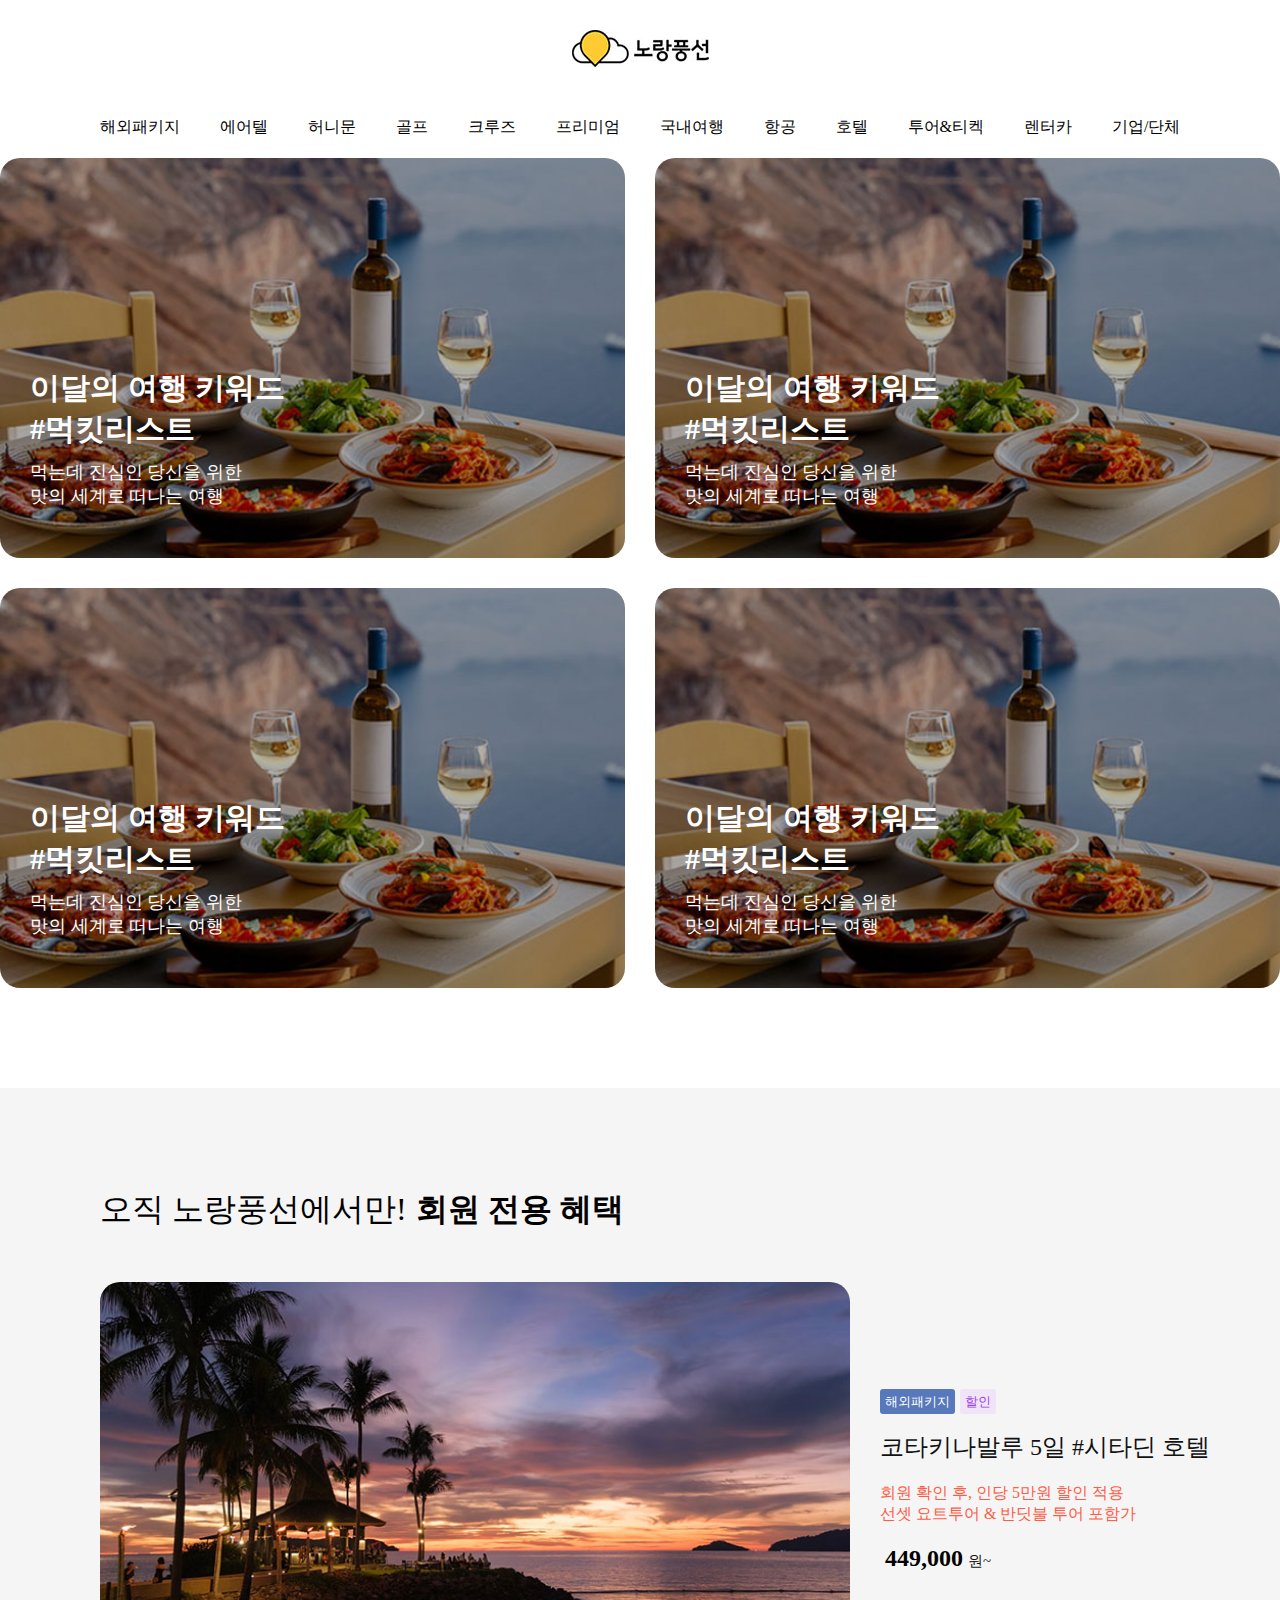
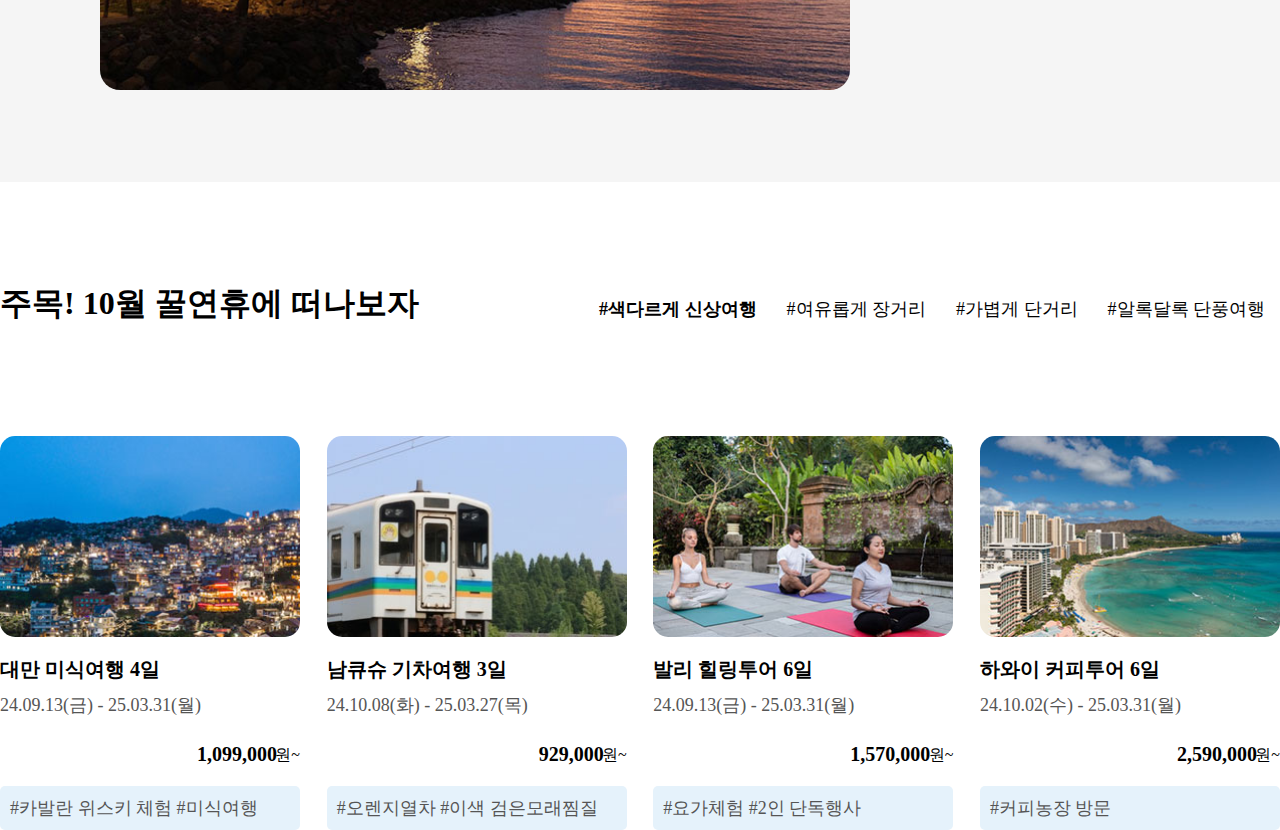
<file: index.html>
<!DOCTYPE html>
<html lang="ko">
<head>
    <meta charset="UTF-8">
    <meta name="viewport" content="width=device-width, initial-scale=1.0">
    <title>노랑풍선</title>
    <link rel="stylesheet" href="css/노랑풍선.css" />
</head>
<body>
    <div class="header">
            <h1>
              <a href="#">
                  <img src="img/00_로고.jpg" alt="노랑풍선 로고 이미지" />
              </a>
            </h1>
       
        <ul class="nav">
            <li><a href="#">해외패키지</a></li>
            <li><a href="#">에어텔</a></li>
            <li><a href="#">허니문</a></li>
            <li><a href="#">골프</a></li>
            <li><a href="#">크루즈</a></li>
            <li><a href="#">프리미엄</a></li>
            <li><a href="#">국내여행</a></li>
            <li><a href="#">항공</a></li>
            <li><a href="#">호텔</a></li>
            <li><a href="#">투어&티켁</a></li>
            <li><a href="#">렌터카</a></li>
            <li><a href="#">기업/단체</a></li>
         </ul>
      </div><!--.header end -->

     <div class="section-01">
            <div class="image">
                <img src="img/01_먹킷리스트.jpg" alt="먹킷리스트 배경 이미지" />
                <div class="text">
                    <h2>이달의 여행 키워드
                        <br>#먹킷리스트
                    </h2>
                    <p>먹는데 진심인 당신을 위한
                        <br>맛의 세계로 떠나는 여행
                    </p>
                </div><!-- .text end -->
            </div><!-- .image end -->
            <div class="image">
                <img src="img/01_먹킷리스트.jpg" alt="먹킷리스트 배경 이미지" />
                <div class="text">
                    <h2>이달의 여행 키워드
                        <br>#먹킷리스트
                    </h2>
                    <p>먹는데 진심인 당신을 위한
                        <br>맛의 세계로 떠나는 여행
                    </p>
                </div><!-- .text end -->
            </div><!-- .image end -->
            <div class="image">
                <img src="img/01_먹킷리스트.jpg" alt="먹킷리스트 배경 이미지" />
                <div class="text">
                    <h2>이달의 여행 키워드
                        <br>#먹킷리스트
                    </h2>
                    <p>먹는데 진심인 당신을 위한
                        <br>맛의 세계로 떠나는 여행
                    </p>
                </div><!-- .text end -->
            </div><!-- .image end -->
            <div class="image">
                <img src="img/01_먹킷리스트.jpg" alt="먹킷리스트 배경 이미지" />
                <div class="text">
                    <h2>이달의 여행 키워드
                        <br>#먹킷리스트
                    </h2>
                    <p>먹는데 진심인 당신을 위한
                        <br>맛의 세계로 떠나는 여행
                    </p>
                </div><!-- .text end -->
            </div><!-- .image end -->
      </div><!-- .section-01 end -->
      <div class="section-02">
        <div class="item">
                <span>오직 노랑풍선에서만!</span>
                <strong>회원 전용 혜택</strong>
            <div class="wrap">
                <div class="image">
                    <img src="img/02_코타키나발루.jpg" alt="코타키나발루 이미지" />
                </div><!-- .image end -->
                <div class="text">
                    <span id="btn">해외패키지</span><span id="sale">할인</span>
                    <p id="title">코타키나발루 5일 #시타딘 호텔</p>
                    <p>회원 확인 후, 인당 5만원 할인 적용
                        <br>선셋 요트투어 & 반딧불 투어 포함가
                    </p>
                    <strong>449,000</strong><span>원~</span>
                </div><!-- .text end -->
            </div><!-- .wrap end -->
        </div><!-- .item end -->
      </div><!-- .section-02 end -->

      <div class="section-03">
        <div class="wrap_01">
            <h1>주목! 10월 꿀연휴에 떠나보자</h1>
            <ul>
                <li><strong>#색다르게 신상여행</strong></li>
                <li>#여유롭게 장거리</li>
                <li>#가볍게 단거리</li>
                <li>#알록달록 단풍여행</li>
            </ul>
        </div><!-- .wrap_01 end -->
        <div class="wrap_02">
            <div class="item">
                <div class="image">
                    <img src="img/03_대만.jpg" alt="대만 이미지" />
                </div><!-- .image end -->
                <div class="text">
                    <div class="box">
                        <h5>대만 미식여행 4일</h5>
                        <p>24.09.13(금) - 25.03.31(월)</p>
                        <strong>1,099,000</strong><span>원~</span>
                    </div><!-- .box end -->
                    <p id="tag">#카발란 위스키 체험 #미식여행</p>
                </div><!-- .text end -->
            </div><!-- .item end -->

            <div class="item">
                <div class="image">
                    <img src="img/04_남큐슈.jpg" alt="남큐슈 이미지" />
                </div><!-- .image end -->
                <div class="text">
                    <div class="box">
                        <h5>남큐슈 기차여행 3일</h5>
                        <p>24.10.08(화) - 25.03.27(목)</p>
                        <strong>929,000</strong><span>원~</span>
                    </div><!-- .box end -->
                    <p id="tag">#오렌지열차 #이색 검은모래찜질</p>
                </div><!-- .text end -->
            </div><!-- .item end -->
    
            <div class="item">
                <div class="image">
                    <img src="img/05_발리.jpg" alt="발리 이미지" />
                </div><!-- .image end -->
                <div class="text">
                    <div class="box">
                        <h5>발리 힐링투어 6일</h5>
                        <p>24.09.13(금) - 25.03.31(월)</p>
                        <strong>1,570,000</strong><span>원~</span>
                    </div><!-- .box end -->
                    <p id="tag">#요가체험 #2인 단독행사</p>
                </div><!-- .text end -->
            </div><!-- .item end -->

            <div class="item">
                <div class="image">
                    <img src="img/06_하와이.jpg" alt="하와이 이미지" />
                </div><!-- .image end -->
                <div class="text">
                    <div class="box">
                        <h5>하와이 커피투어 6일</h5>
                        <p>24.10.02(수) - 25.03.31(월)</p>
                        <strong>2,590,000</strong><span>원~</span>
                    </div><!-- .box end -->
                    <p id="tag">#커피농장 방문</p>
                </div><!-- .text end -->
            </div><!-- .item end -->
        </div><!-- .wrap_02 end -->
      </div><!-- .section-03 end -->
</body>
</html>
</file>
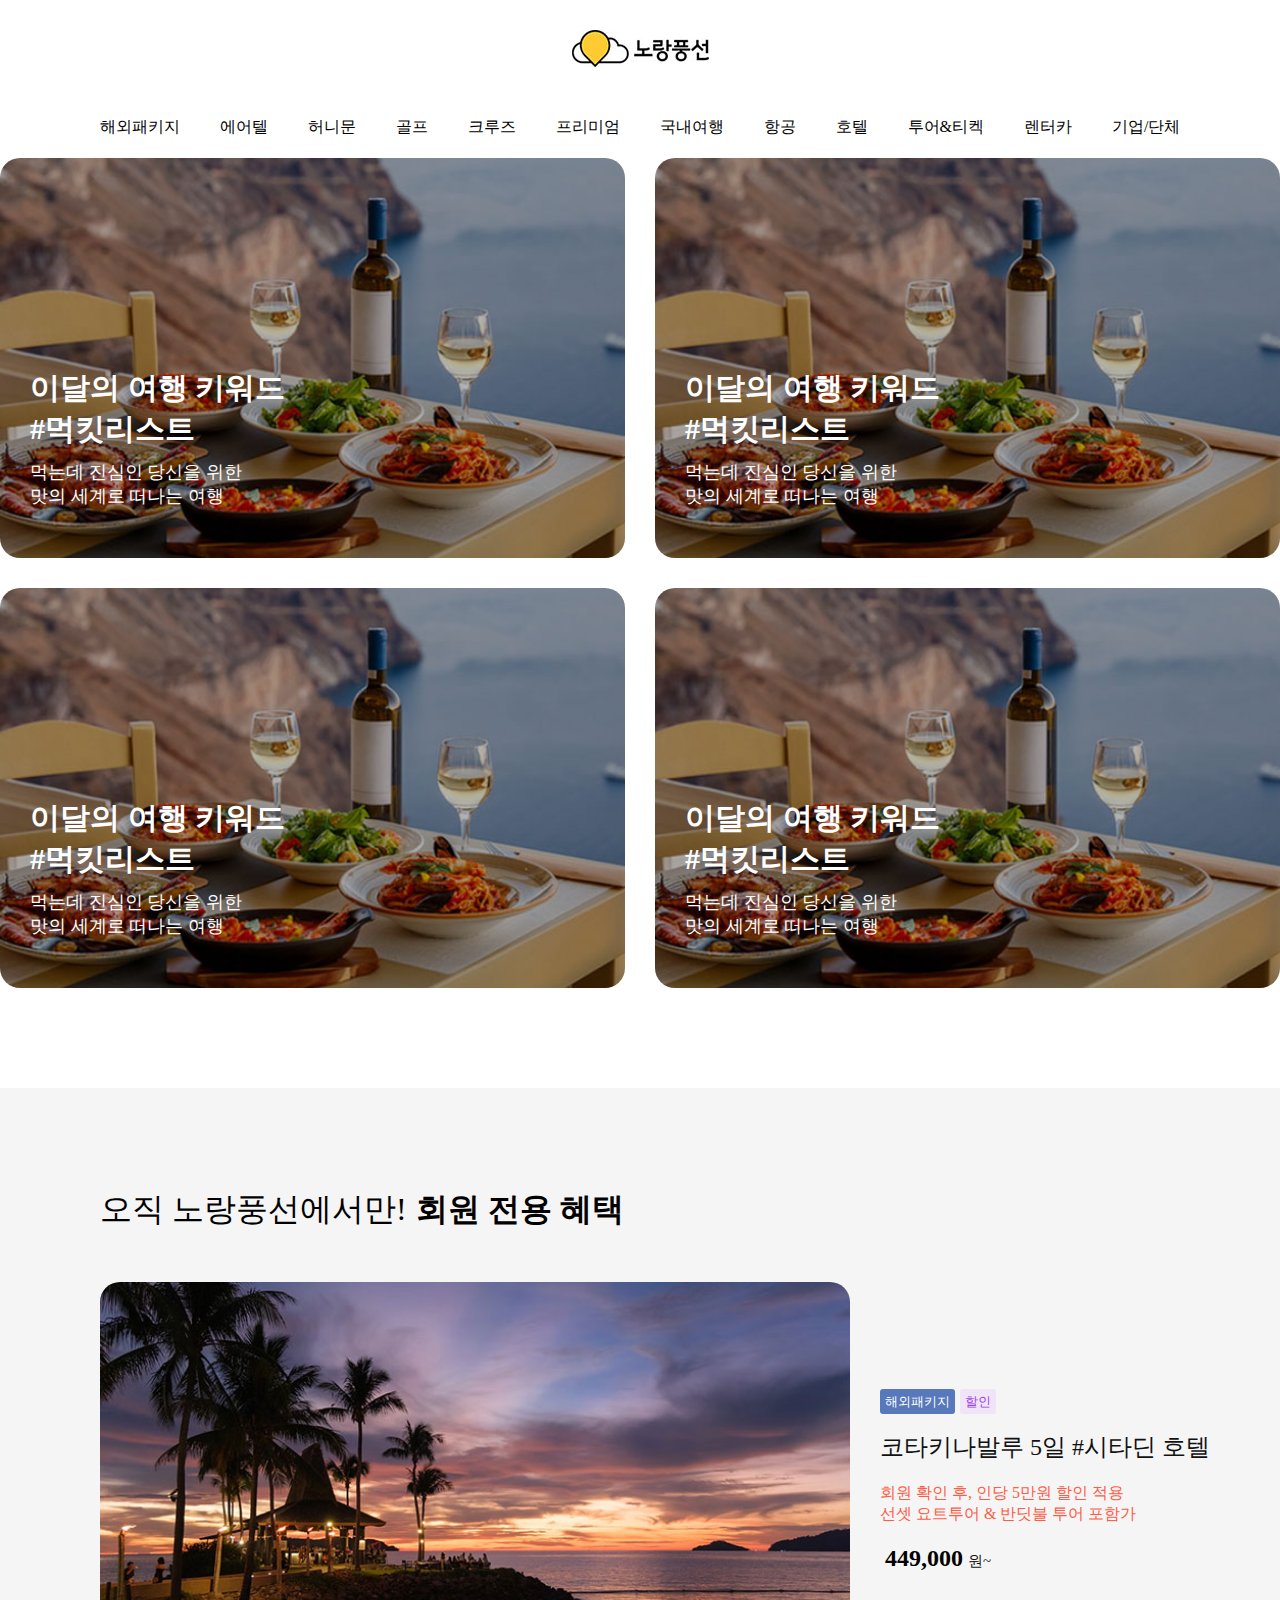
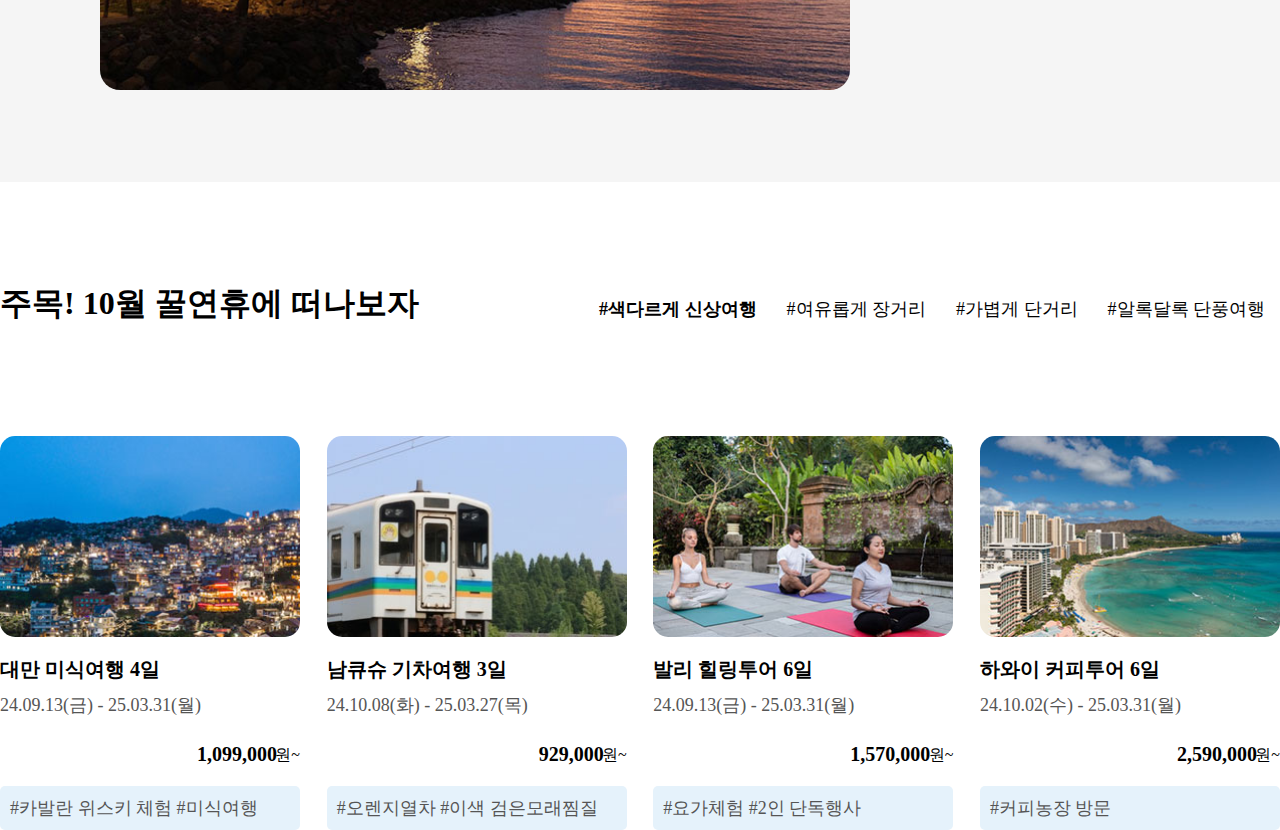
<file: 노랑풍선.html>
<!DOCTYPE html>
<html lang="ko">
<head>
    <meta charset="UTF-8">
    <meta name="viewport" content="width=device-width, initial-scale=1.0">
    <title>노랑풍선</title>
    <link rel="stylesheet" href="css/노랑풍선.css" />
</head>
<body>
    <div class="header">
            <h1>
              <a href="#">
                  <img src="img/00_로고.jpg" alt="노랑풍선 로고 이미지" />
              </a>
            </h1>
       
        <ul class="nav">
            <li><a href="#">해외패키지</a></li>
            <li><a href="#">에어텔</a></li>
            <li><a href="#">허니문</a></li>
            <li><a href="#">골프</a></li>
            <li><a href="#">크루즈</a></li>
            <li><a href="#">프리미엄</a></li>
            <li><a href="#">국내여행</a></li>
            <li><a href="#">항공</a></li>
            <li><a href="#">호텔</a></li>
            <li><a href="#">투어&티켁</a></li>
            <li><a href="#">렌터카</a></li>
            <li><a href="#">기업/단체</a></li>
         </ul>
      </div><!--.header end -->

     <div class="section-01">
            <div class="image">
                <img src="img/01_먹킷리스트.jpg" alt="먹킷리스트 배경 이미지" />
                <div class="text">
                    <h2>이달의 여행 키워드
                        <br>#먹킷리스트
                    </h2>
                    <p>먹는데 진심인 당신을 위한
                        <br>맛의 세계로 떠나는 여행
                    </p>
                </div><!-- .text end -->
            </div><!-- .image end -->
            <div class="image">
                <img src="img/01_먹킷리스트.jpg" alt="먹킷리스트 배경 이미지" />
                <div class="text">
                    <h2>이달의 여행 키워드
                        <br>#먹킷리스트
                    </h2>
                    <p>먹는데 진심인 당신을 위한
                        <br>맛의 세계로 떠나는 여행
                    </p>
                </div><!-- .text end -->
            </div><!-- .image end -->
            <div class="image">
                <img src="img/01_먹킷리스트.jpg" alt="먹킷리스트 배경 이미지" />
                <div class="text">
                    <h2>이달의 여행 키워드
                        <br>#먹킷리스트
                    </h2>
                    <p>먹는데 진심인 당신을 위한
                        <br>맛의 세계로 떠나는 여행
                    </p>
                </div><!-- .text end -->
            </div><!-- .image end -->
            <div class="image">
                <img src="img/01_먹킷리스트.jpg" alt="먹킷리스트 배경 이미지" />
                <div class="text">
                    <h2>이달의 여행 키워드
                        <br>#먹킷리스트
                    </h2>
                    <p>먹는데 진심인 당신을 위한
                        <br>맛의 세계로 떠나는 여행
                    </p>
                </div><!-- .text end -->
            </div><!-- .image end -->
      </div><!-- .section-01 end -->
      <div class="section-02">
        <div class="item">
                <span>오직 노랑풍선에서만!</span>
                <strong>회원 전용 혜택</strong>
            <div class="wrap">
                <div class="image">
                    <img src="img/02_코타키나발루.jpg" alt="코타키나발루 이미지" />
                </div><!-- .image end -->
                <div class="text">
                    <span id="btn">해외패키지</span><span id="sale">할인</span>
                    <p id="title">코타키나발루 5일 #시타딘 호텔</p>
                    <p>회원 확인 후, 인당 5만원 할인 적용
                        <br>선셋 요트투어 & 반딧불 투어 포함가
                    </p>
                    <strong>449,000</strong><span>원~</span>
                </div><!-- .text end -->
            </div><!-- .wrap end -->
        </div><!-- .item end -->
      </div><!-- .section-02 end -->

      <div class="section-03">
        <div class="wrap_01">
            <h1>주목! 10월 꿀연휴에 떠나보자</h1>
            <ul>
                <li><strong>#색다르게 신상여행</strong></li>
                <li>#여유롭게 장거리</li>
                <li>#가볍게 단거리</li>
                <li>#알록달록 단풍여행</li>
            </ul>
        </div><!-- .wrap_01 end -->
        <div class="wrap_02">
            <div class="item">
                <div class="image">
                    <img src="img/03_대만.jpg" alt="대만 이미지" />
                </div><!-- .image end -->
                <div class="text">
                    <div class="box">
                        <h5>대만 미식여행 4일</h5>
                        <p>24.09.13(금) - 25.03.31(월)</p>
                        <strong>1,099,000</strong><span>원~</span>
                    </div><!-- .box end -->
                    <p id="tag">#카발란 위스키 체험 #미식여행</p>
                </div><!-- .text end -->
            </div><!-- .item end -->

            <div class="item">
                <div class="image">
                    <img src="img/04_남큐슈.jpg" alt="남큐슈 이미지" />
                </div><!-- .image end -->
                <div class="text">
                    <div class="box">
                        <h5>남큐슈 기차여행 3일</h5>
                        <p>24.10.08(화) - 25.03.27(목)</p>
                        <strong>929,000</strong><span>원~</span>
                    </div><!-- .box end -->
                    <p id="tag">#오렌지열차 #이색 검은모래찜질</p>
                </div><!-- .text end -->
            </div><!-- .item end -->
    
            <div class="item">
                <div class="image">
                    <img src="img/05_발리.jpg" alt="발리 이미지" />
                </div><!-- .image end -->
                <div class="text">
                    <div class="box">
                        <h5>발리 힐링투어 6일</h5>
                        <p>24.09.13(금) - 25.03.31(월)</p>
                        <strong>1,570,000</strong><span>원~</span>
                    </div><!-- .box end -->
                    <p id="tag">#요가체험 #2인 단독행사</p>
                </div><!-- .text end -->
            </div><!-- .item end -->

            <div class="item">
                <div class="image">
                    <img src="img/06_하와이.jpg" alt="하와이 이미지" />
                </div><!-- .image end -->
                <div class="text">
                    <div class="box">
                        <h5>하와이 커피투어 6일</h5>
                        <p>24.10.02(수) - 25.03.31(월)</p>
                        <strong>2,590,000</strong><span>원~</span>
                    </div><!-- .box end -->
                    <p id="tag">#커피농장 방문</p>
                </div><!-- .text end -->
            </div><!-- .item end -->
        </div><!-- .wrap_02 end -->
      </div><!-- .section-03 end -->
</body>
</html>
</file>
<file: css/노랑풍선.css>
@charset "uft-8";
* {
    margin: 0;
    padding: 0;
}
li {
    list-style: none;
}
a {
    text-decoration: none;
    color: inherit;
}
.header {
    width: 1280px;
    margin: 0 auto;
}
.header img {
    margin: 30px auto;
    display: block;
}
.header .nav {
    display: flex;
    justify-content: center;
}
.header .nav li {
    margin: 20px;
}
.section-01 {
    width: 1280px;
    margin: 0 auto;
    display: flex;
    justify-content: space-between;
    flex-wrap: wrap;
    row-gap: 30px;
}
.section-01 .image {
    position: relative;
    width: 625px;
    height: 400px;
}
.section-01 .image img {
    width: 100%;
    height: 100%;
    display: block;
    object-fit: cover;
    border-radius: 20px;
}
.section-01 .text {
    color: #ffffff;
    width: 100%;
    position: absolute;
    bottom: 50px;
    left: 30px;
}
.section-01 .image .text h2 {
    font-size: 30px;
}
.section-01 .image .text p {
    font-size: 18px;
    margin-top: 10px;
}
.section-02 {
    background-color: #f5f5f5;
    margin-top: 100px;
}
.section-02 .item {
    width: 1280px;
    margin: 0 auto;
    display: block;
    padding: 100px;
}
.section-02 .item span {
    font-size: 32px;
}
.section-02 .item strong {
    font-size: 32px;
    padding: 5px;
}
.section-02 .item .wrap {
    margin-top: 50px;
    display: flex;
}
.section-02 .item .wrap .image {
    width: 750px;
    height: 400px;
}
.section-02 .item .wrap .image img {
    width: 100%;
    object-fit: cover;
    border-radius: 20px;
}
.section-02 .item .wrap .text {
    margin-left: 30px;
    padding-top: 110px;
}
.section-02 .item .wrap .text #btn {
    background-color: #5778bb;
    font-size: 13px;
    padding: 5px;
    border-radius: 3px;
    color: #ffffff;
}
.section-02 .item .wrap .text #sale {
    background-color: #efe5f6;
    color: #A03fe4;
    font-size: 13px;
    padding: 5px;
    border-radius: 3px;
    margin-left: 5px;
}
.section-02 .item .wrap .text #title {
    margin-top: 20px;
    font-size: 24px;
    color: #111111;
}
.section-02 .item .wrap .text p {
    font-size: 16px;
    margin: 20px 0;
    color: #ff5c46;
}
.section-02 .item .wrap .text strong {
    font-size: 24px;
}
.section-02 .item .wrap .text span {
    font-size: 15px;
    color: #111111;
}
.section-03 .wrap_01 {
    width: 1280px;
    margin: 100px auto;
    display: flex;
    justify-content: space-between;
}
.section-03 .wrap_01 h1 {
    font-size: 32px;
}
.section-03 .wrap_01 ul {
    display: flex;
}
.section-03 .wrap_01 li {
    margin: 15px;
    font-size: 18px;
}
.section-03 .wrap_02 {
    width: 1280px;
    margin: 0 auto;
    display: flex;
    justify-content: space-between;
    flex-wrap: wrap;
}
.section-03 .wrap_02 .image {
    width: 300px;
    height: 200px;
}
.section-03 .wrap_02 .image img {
    width: 100%;
    object-fit: cover;
    border-radius: 15px;
}
.section-03 .wrap_02 .text {
    width: 300px;
}
.section-03 .wrap_02 .text .box {
    width: 100%;
    height: 110px;
    position: relative;
}
.section-03 .wrap_02 .text .box h5 {
    font-size: 20px;
    margin-top: 20px;
}
.section-03 .wrap_02 .text .box p {
    color: #555555;
    font-size: 18px;
    margin-top: 10px;
    margin-bottom: 40px;
}
.section-03 .wrap_02 .text .box strong {
    font-size: 20px;
    position: absolute;
    bottom: 0;
    right: 23px;
}
.section-03 .wrap_02 .text .box span {
    font-size: 16px;
    position: absolute;
    bottom: 0;
    right: 0;
}
.section-03 .wrap_02 .text #tag {
    color: #555555;
    background-color: #E5F2FB;
    margin-top: 20px;
    font-size: 18px;
    padding: 10px;
    border-radius: 5px;
}
</file>
